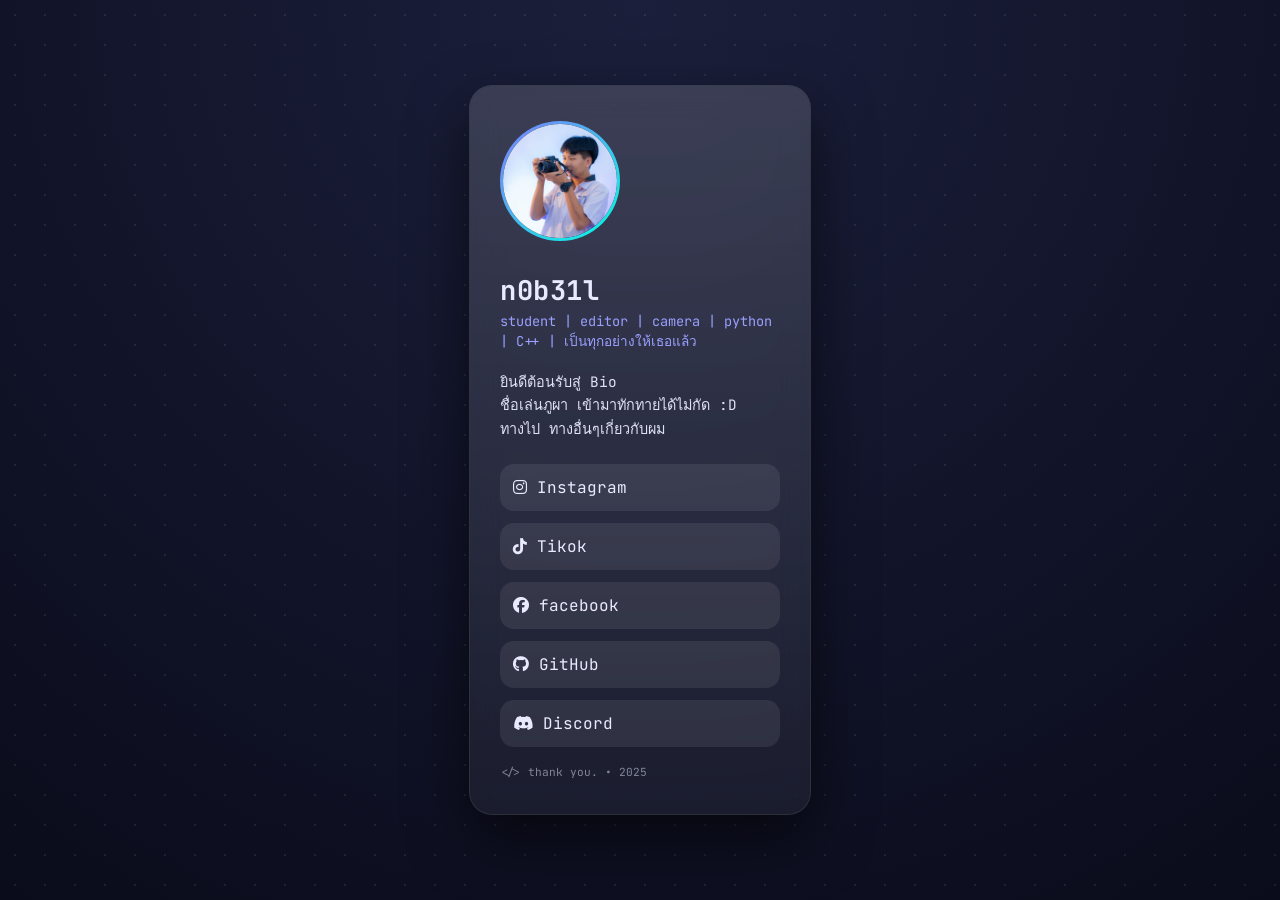
<file: index.html>
<!DOCTYPE html>
<html lang="th">
<head>
  <meta charset="UTF-8" />
  <meta name="viewport" content="width=device-width, initial-scale=1.0" />
  <title>My Dev Bio</title>
  <link rel="stylesheet" href="https://cdnjs.cloudflare.com/ajax/libs/font-awesome/6.5.1/css/all.min.css" />
  <link href="https://fonts.googleapis.com/css2?family=JetBrains+Mono:wght@400;600&display=swap" rel="stylesheet">

  <style>
    * {
      box-sizing: border-box;
      font-family: 'JetBrains Mono', monospace;
    }

    body {
      margin: 0;
      min-height: 100vh;
      background: radial-gradient(circle at top, #1b1f3b, #0a0c1b);
      display: flex;
      justify-content: center;
      align-items: center;
      color: #eaeaff;
      overflow: hidden;
    }

    /* animated background dots */
    body::before {
      content: "";
      position: absolute;
      inset: 0;
      background-image: radial-gradient(rgba(255,255,255,0.08) 1px, transparent 1px);
      background-size: 30px 30px;
      animation: moveBG 20s linear infinite;
      z-index: 0;
    }

    @keyframes moveBG {
      from { transform: translateY(0); }
      to { transform: translateY(-60px); }
    }

    .card {
      position: relative;
      z-index: 1;
      width: 340px;
      padding: 35px 30px;
      border-radius: 22px;
      background: linear-gradient(180deg, rgba(255,255,255,0.15), rgba(255,255,255,0.05));
      backdrop-filter: blur(16px);
      box-shadow: 0 0 0 1px rgba(255,255,255,0.15),
                  0 25px 60px rgba(0,0,0,0.6);
      transition: transform 0.4s ease, box-shadow 0.4s ease;
    }

    .card:hover {
      transform: translateY(-8px) scale(1.02);
      box-shadow: 0 40px 90px rgba(0,0,0,0.75);
    }

    .avatar {
      width: 120px;
      height: 120px;
      border-radius: 50%;
      border: 3px solid transparent;
      background: linear-gradient(#000,#000) padding-box,
                  linear-gradient(135deg, #7f7cff, #00ffe0) border-box;
      object-fit: cover;
      margin-bottom: 18px;
      animation: float 4s ease-in-out infinite;
    }

    @keyframes float {
      0%,100% { transform: translateY(0); }
      50% { transform: translateY(-8px); }
    }

    h1 {
      font-size: 1.7rem;
      margin: 8px 0 4px;
      letter-spacing: 0.5px;
    }

    .tagline {
      font-size: 0.85rem;
      color: #9aa0ff;
      margin-bottom: 18px;
    }

    .bio {
      font-size: 0.9rem;
      line-height: 1.6;
      margin-bottom: 24px;
      opacity: 0.95;
    }

    .links a {
      position: relative;
      display: block;
      text-decoration: none;
      color: #eaeaff;
      padding: 13px;
      border-radius: 14px;
      margin: 12px 0;
      background: rgba(255,255,255,0.08);
      overflow: hidden;
      transition: transform 0.25s ease, background 0.25s ease;
    }

    .links a::before {
      content: "";
      position: absolute;
      inset: 0;
      background: linear-gradient(120deg, transparent, rgba(255,255,255,0.35), transparent);
      transform: translateX(-100%);
      transition: transform 0.5s;
    }

    .links a:hover::before {
      transform: translateX(100%);
    }

    .links a:hover {
      background: rgba(255,255,255,0.18);
      transform: translateY(-2px);
    }

    footer {
      margin-top: 18px;
      font-size: 0.7rem;
      opacity: 0.5;
    }
  </style>
</head>
<body>
  <div class="card">
    <img src="IMG_4046.jpg" alt="avatar" class="avatar" />

    <h1>n0b31l</h1>
    <div class="tagline">student | editor | camera | python | C++ | เป็นทุกอย่างให้เธอแล้ว</div>

    <div class="bio">
      ยินดีต้อนรับสู่ Bio <br />
      ชื่อเล่นภูผา เข้ามาทักทายได้ไม่กัด :D<br />
      ทางไป ทางอื่นๆเกี่ยวกับผม
    </div>

    <div class="links">
      <a href="https://www.instagram.com/n0b31l/"><i class="fab fa-instagram"></i> Instagram</a>
      <a href="https://www.tiktok.com/@p5a_sad"><i class="fa-brands fa-tiktok"></i> Tikok</a>
      <a href="https://www.facebook.com/pr.mi.nthth.kr.ceriy.phumi"><i class="fa-brands fa-facebook"></i> facebook</a>
      <a href="https://github.com/N0b31l2244"><i class="fab fa-github"></i> GitHub</a>
      <a href="https://discord.com/users/1035332350055297075"><i class="fab fa-discord"></i> Discord</a>
    </div>

    <footer>
      &lt;/&gt; thank you. • 2025
    </footer>
  </div>
</body>
</html>
</file>
